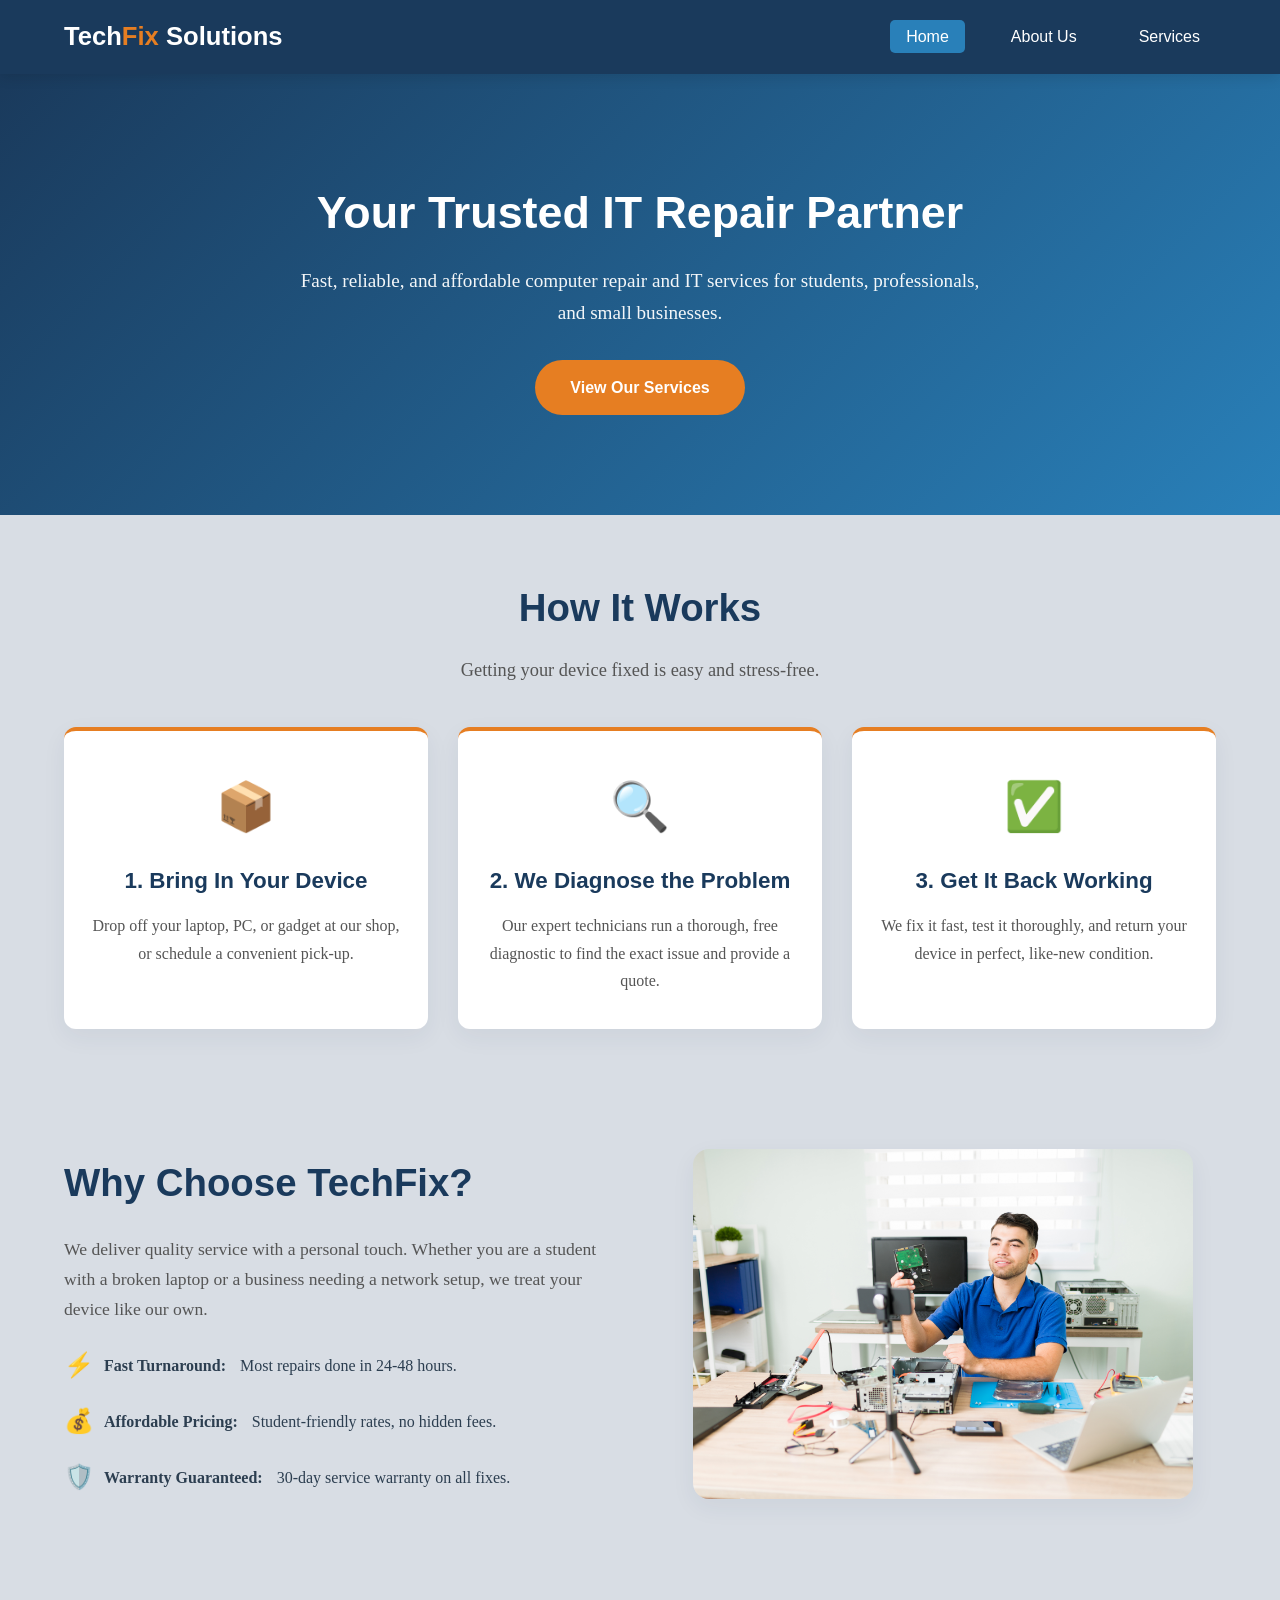
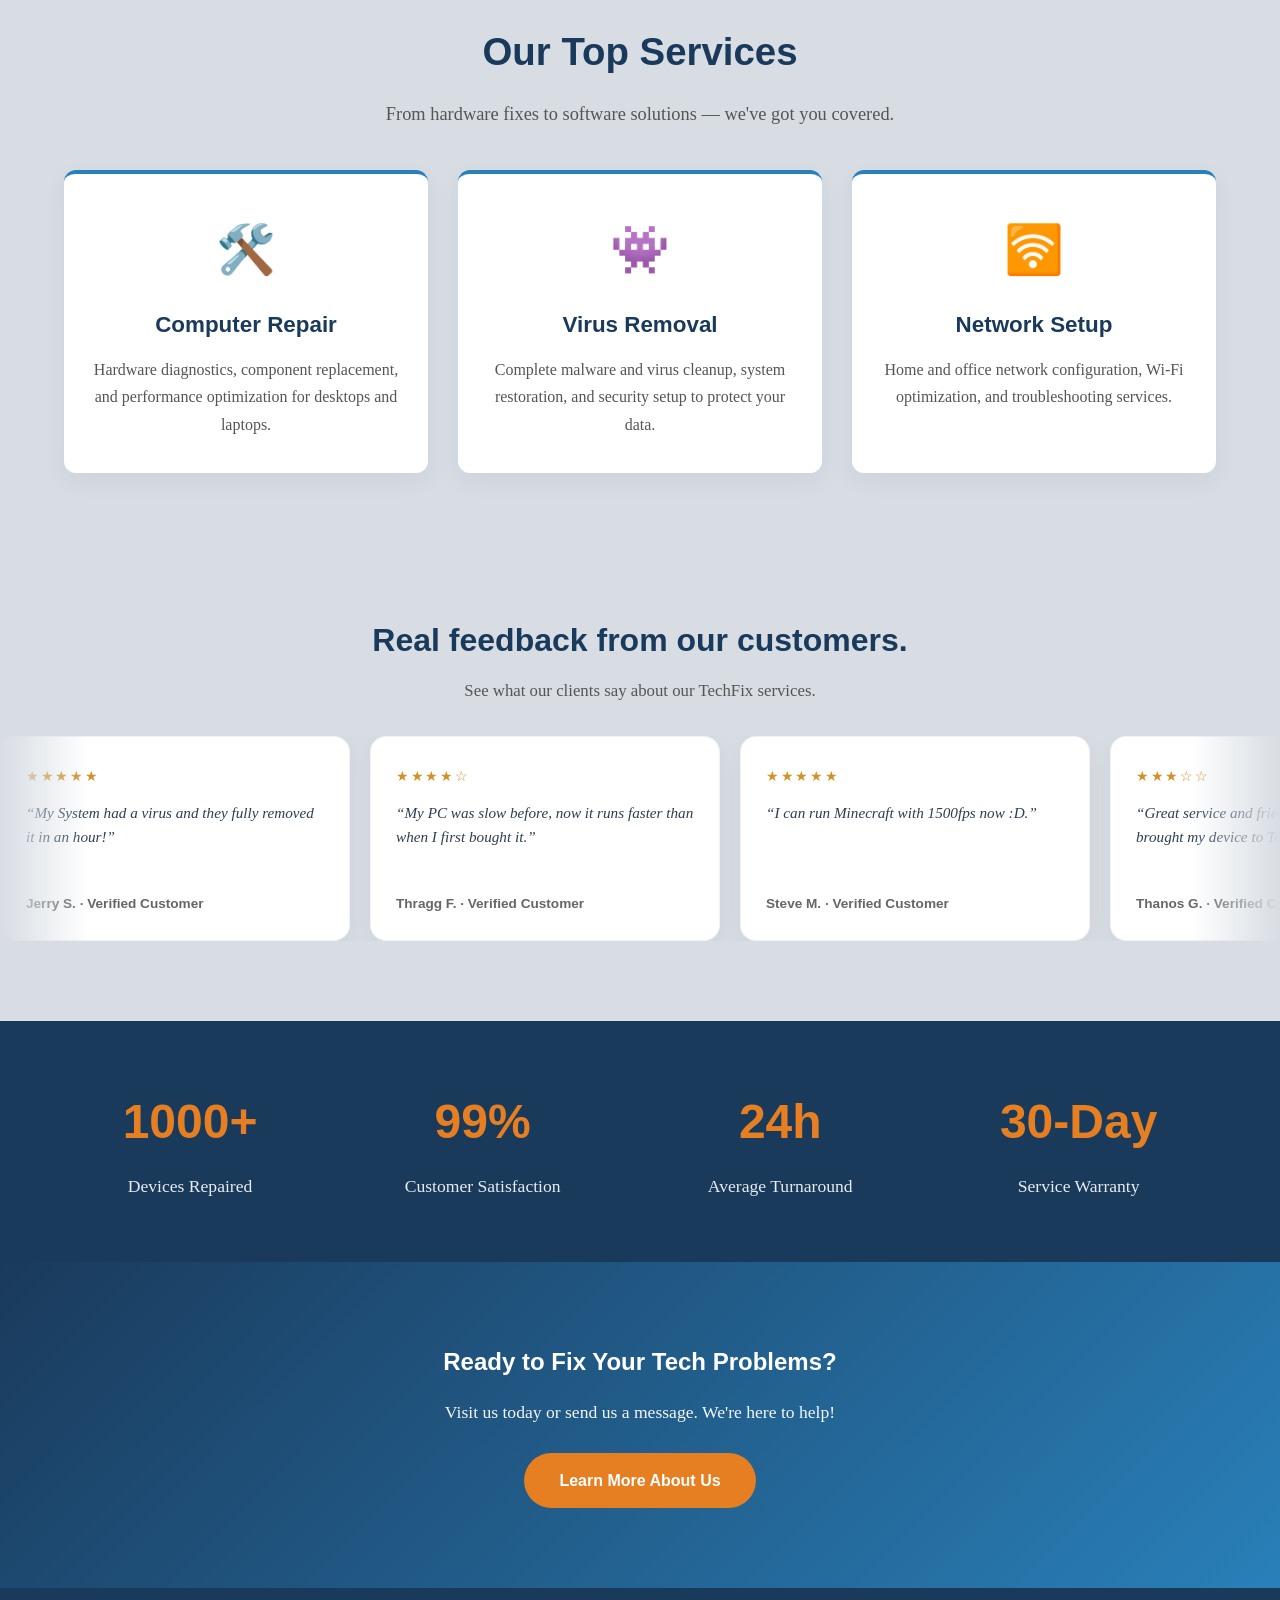
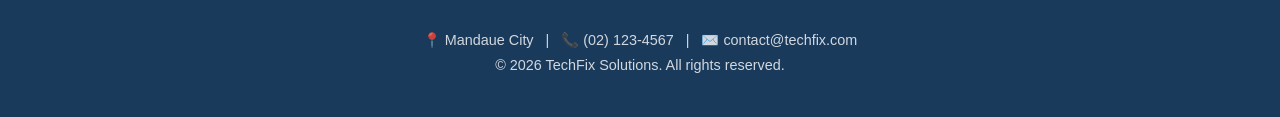
<file: index.html>
<!DOCTYPE html>
<html lang="en">
<head>
    <meta charset="UTF-8">
    <meta name="viewport" content="width=device-width, initial-scale=1.0">
    <title>TechFix Solutions - Home</title>
    <link rel="stylesheet" href="style.css?v=4">
</head>
<body>
    <header>
        <nav>
            <div class="logo"><a href="index.html">Tech<span>Fix</span> Solutions</a></div>
            <ul>
                <li><a href="index.html" class="active">Home</a></li>
                <li><a href="about.html">About Us</a></li>
                <li><a href="services.html">Services</a></li>
            </ul>
        </nav>
    </header>

    <section class="hero">
        <h1>Your Trusted IT Repair Partner</h1>
        <p>Fast, reliable, and affordable computer repair and IT services for students, professionals, and small businesses.</p>
        <a href="services.html" class="btn">View Our Services</a>
    </section>

    <section class="section">
        <h2>How It Works</h2>
        <p class="section-subtitle">Getting your device fixed is easy and stress-free.</p>
        <div class="cards-grid" style="grid-template-columns: repeat(auto-fit, minmax(250px, 1fr));">
            <div class="card" style="border-top: 4px solid var(--accent-color);">
                <div class="card-icon">📦</div>
                <h3>1. Bring In Your Device</h3>
                <p>Drop off your laptop, PC, or gadget at our shop, or schedule a convenient pick-up.</p>
            </div>
            <div class="card" style="border-top: 4px solid var(--accent-color);">
                <div class="card-icon">🔍</div>
                <h3>2. We Diagnose the Problem</h3>
                <p>Our expert technicians run a thorough, free diagnostic to find the exact issue and provide a quote.</p>
            </div>
            <div class="card" style="border-top: 4px solid var(--accent-color);">
                <div class="card-icon">✅</div>
                <h3>3. Get It Back Working</h3>
                <p>We fix it fast, test it thoroughly, and return your device in perfect, like-new condition.</p>
            </div>
        </div>
    </section>

    <section class="section" style="background-color: var(--section-alt-bg); max-width: 100%; padding: 60px 5%;">
        <div style="max-width: 1400px; margin: 0 auto;">
            <div class="split-section">
                <div class="split-content">
                    <h2>Why Choose TechFix?</h2>
                    <p style="font-size: 1.1rem; color: #555; margin-bottom: 20px;">We deliver quality service with a personal touch. Whether you are a student with a broken laptop or a business needing a network setup, we treat your device like our own.</p>
                    <ul style="list-style: none; padding: 0; display: flex; flex-direction: column; gap: 15px;">
                        <li style="display: flex; align-items: center; gap: 10px;"><span style="color: var(--accent-color); font-size: 1.5rem;">⚡</span> <strong>Fast Turnaround:</strong>&nbsp;Most repairs done in 24-48 hours.</li>
                        <li style="display: flex; align-items: center; gap: 10px;"><span style="color: var(--accent-color); font-size: 1.5rem;">💰</span> <strong>Affordable Pricing:</strong>&nbsp;Student-friendly rates, no hidden fees.</li>
                        <li style="display: flex; align-items: center; gap: 10px;"><span style="color: var(--accent-color); font-size: 1.5rem;">🛡️</span> <strong>Warranty Guaranteed:</strong>&nbsp;30-day service warranty on all fixes.</li>
                    </ul>
                </div>

                <div class="split-visual">
                    <img src="Repair.jpg" alt="TechFix Solutions workshop" class="about-img" style="max-width: 500px; height: 350px; object-fit: cover;">
                </div>
            </div>
        </div>
    </section>

    <section class="section" style="background-color: var(--light-bg); max-width: 100%; padding: 60px 5%;">
        <div style="max-width: 1400px; margin: 0 auto;">
            <h2>Our Top Services</h2>
            <p class="section-subtitle">From hardware fixes to software solutions — we've got you covered.</p>
            <div class="cards-grid">
                <div class="card">
                    <div class="card-icon">🛠️</div>
                    <h3>Computer Repair</h3>
                    <p>Hardware diagnostics, component replacement, and performance optimization for desktops and laptops.</p>
                </div>
                <div class="card">
                    <div class="card-icon">👾</div>
                    <h3>Virus Removal</h3>
                    <p>Complete malware and virus cleanup, system restoration, and security setup to protect your data.</p>
                </div>
                <div class="card">
                    <div class="card-icon">🛜</div>
                    <h3>Network Setup</h3>
                    <p>Home and office network configuration, Wi-Fi optimization, and troubleshooting services.</p>
                </div>
            </div>
        </div>
    </section>

    <section class="reviews" id="reviews">
        <div class="reviews-heading">
            <h2>Real feedback from our customers.</h2>
            <p>See what our clients say about our TechFix services.</p>
        </div>
        <div class="review-window">
            <div class="review-track">
                <div class="review-group">
                    <article class="review-card">
                        <div><span class="review-stars">★★★★★</span><p class="review-text">“My System had a virus and they fully removed it in an hour!”</p></div>
                        <p class="review-by">Jerry S. · Verified Customer</p>
                    </article>
                    <article class="review-card">
                        <div><span class="review-stars">★★★★☆</span><p class="review-text">“My PC was slow before, now it runs faster than when I first bought it.”</p></div>
                        <p class="review-by">Thragg F. · Verified Customer</p>
                    </article>
                    <article class="review-card">
                        <div><span class="review-stars">★★★★★</span><p class="review-text">“I can run Minecraft with 1500fps now :D.”</p></div>
                        <p class="review-by">Steve M. · Verified Customer</p>
                    </article>
                    <article class="review-card">
                        <div><span class="review-stars">★★★☆☆</span><p class="review-text">“Great service and friendly staff. I wish I had brought my device to TechFix sooner.”</p></div>
                        <p class="review-by">Thanos G. · Verified Customer</p>
                    </article>
                </div>
                <div class="review-group">
                    <article class="review-card">
                        <div><span class="review-stars">★★★★★</span><p class="review-text">“My laptop screen was completely cracked, and they fixed it in just four hours. It looks brand new!”</p></div>
                        <p class="review-by">Nina C. · Verified Customer</p>
                    </article>
                    <article class="review-card">
                        <div><span class="review-stars">★★★★☆</span><p class="review-text">“Simply Lovely.”</p></div>
                        <p class="review-by">Max V. · Verified Customer</p>
                    </article>
                    <article class="review-card">
                        <div><span class="review-stars">★★★★★</span><p class="review-text">“They gave a quick look at my network, now it doesn't lag. Good stuff.”</p></div>
                        <p class="review-by">Yusuf T. · Verified Customer</p>
                    </article>
                    <article class="review-card">
                        <div><span class="review-stars">★★★☆☆</span><p class="review-text">“Fast and reliable. My phone works perfectly again.”</p></div>
                        <p class="review-by">Kratos · Verified Customer</p>
                    </article>
                </div>
            </div>
        </div>
    </section>

    <section class="section" style="background-color: var(--primary-color); color: white; max-width: 100%; padding: 60px 5%;">
        <div style="max-width: 1400px; margin: 0 auto; display: flex; justify-content: space-around; flex-wrap: wrap; gap: 30px; text-align: center;">
            <div>
                <h3 style="font-size: 3rem; color: var(--accent-color); margin-bottom: 10px; font-weight: 800;">1000+</h3>
                <p style="font-size: 1.1rem; opacity: 0.9;">Devices Repaired</p>
            </div>
            <div>
                <h3 style="font-size: 3rem; color: var(--accent-color); margin-bottom: 10px; font-weight: 800;">99%</h3>
                <p style="font-size: 1.1rem; opacity: 0.9;">Customer Satisfaction</p>
            </div>
            <div>
                <h3 style="font-size: 3rem; color: var(--accent-color); margin-bottom: 10px; font-weight: 800;">24h</h3>
                <p style="font-size: 1.1rem; opacity: 0.9;">Average Turnaround</p>
            </div>
            <div>
                <h3 style="font-size: 3rem; color: var(--accent-color); margin-bottom: 10px; font-weight: 800;">30-Day</h3>
                <p style="font-size: 1.1rem; opacity: 0.9;">Service Warranty</p>
            </div>
        </div>
    </section> 

    <section class="cta-section">
        <h2>Ready to Fix Your Tech Problems?</h2>
        <p>Visit us today or send us a message. We're here to help!</p>
        <a href="about.html" class="btn">Learn More About Us</a>
    </section>

    <footer>
        <p>📍 Mandaue City &nbsp; | &nbsp; 📞 (02) 123-4567 &nbsp; | &nbsp; ✉️ contact@techfix.com</p>
        <p>&copy; 2026 TechFix Solutions. All rights reserved.</p>
    </footer>

    <button id="backToTop" title="Go to top">↑</button>
    <script>
        window.onscroll = function() {
            const btn = document.getElementById("backToTop");
            if (document.body.scrollTop > 300 || document.documentElement.scrollTop > 300) {
                btn.style.display = "block";
            } else { btn.style.display = "none"; }
        };
        document.getElementById("backToTop").addEventListener("click", function() {
            window.scrollTo({ top: 0, behavior: 'smooth' });
        });
    </script>
</body>
</html>
</file>
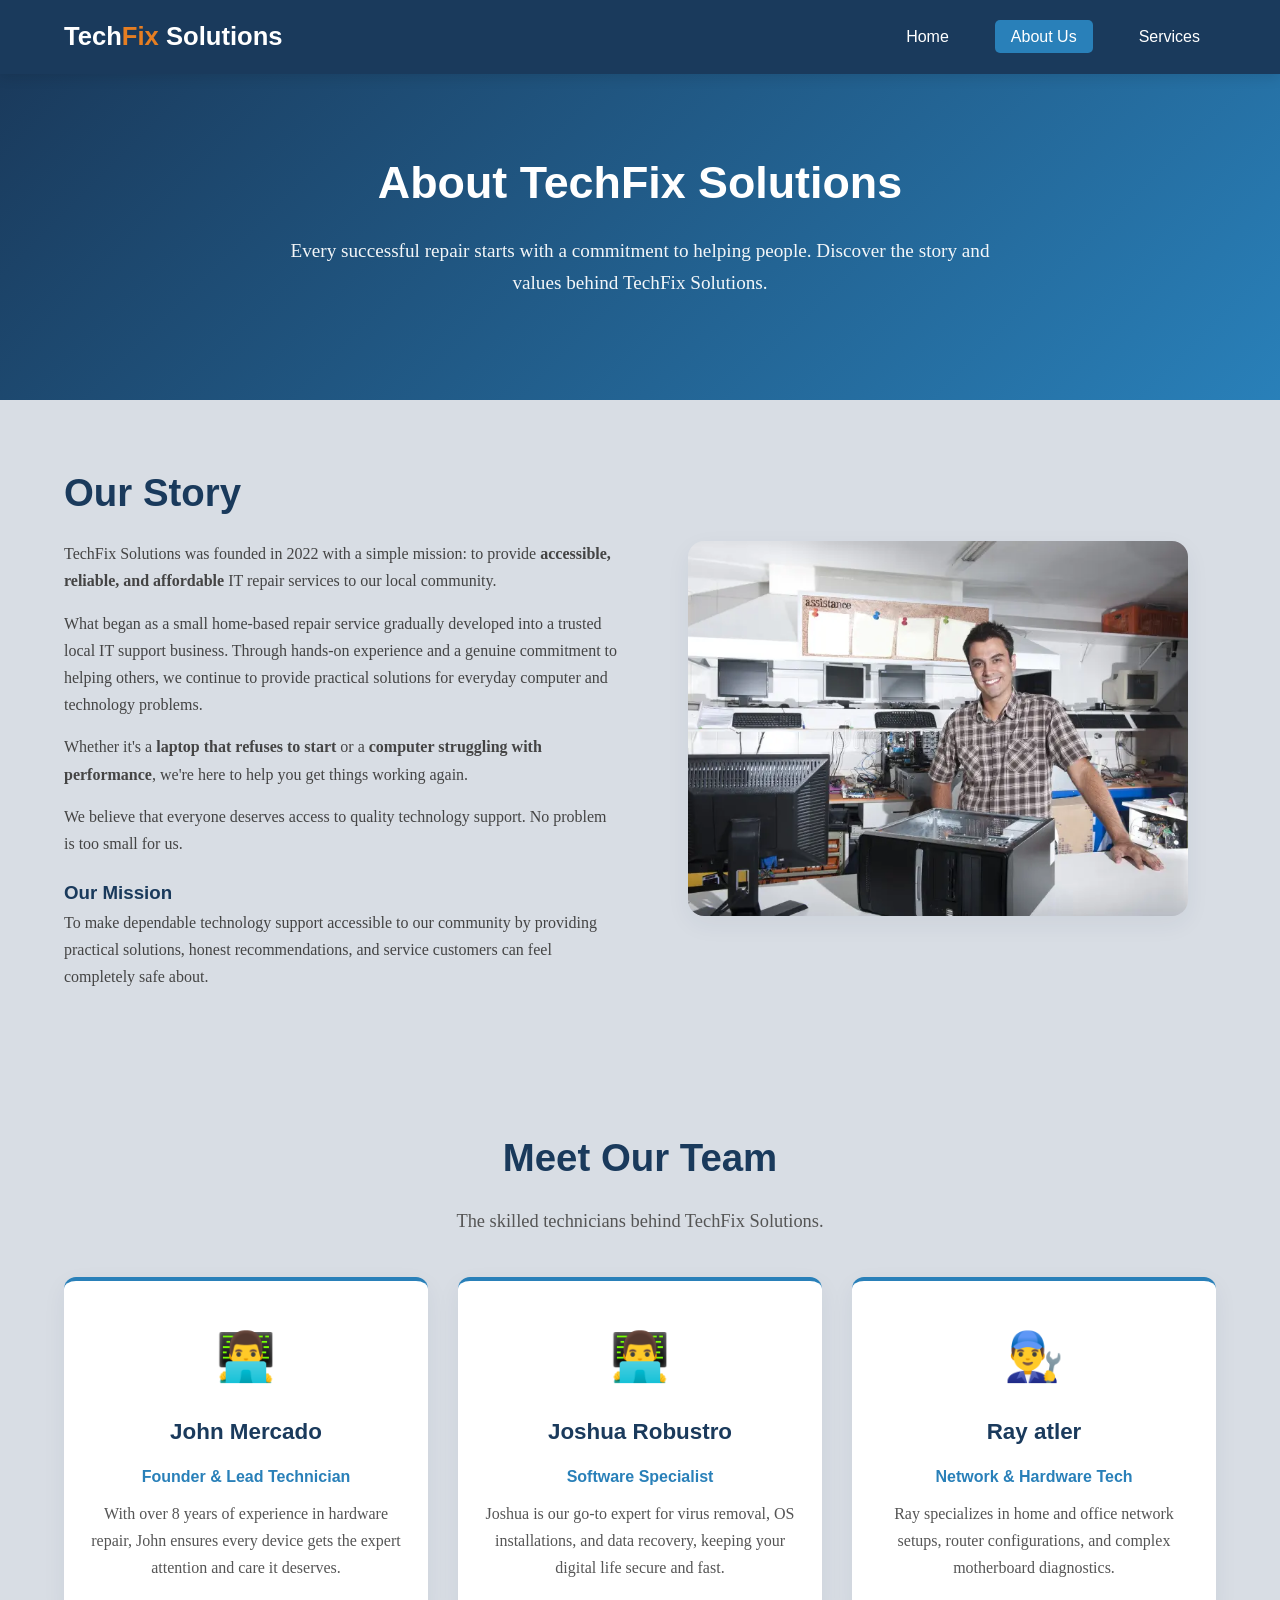
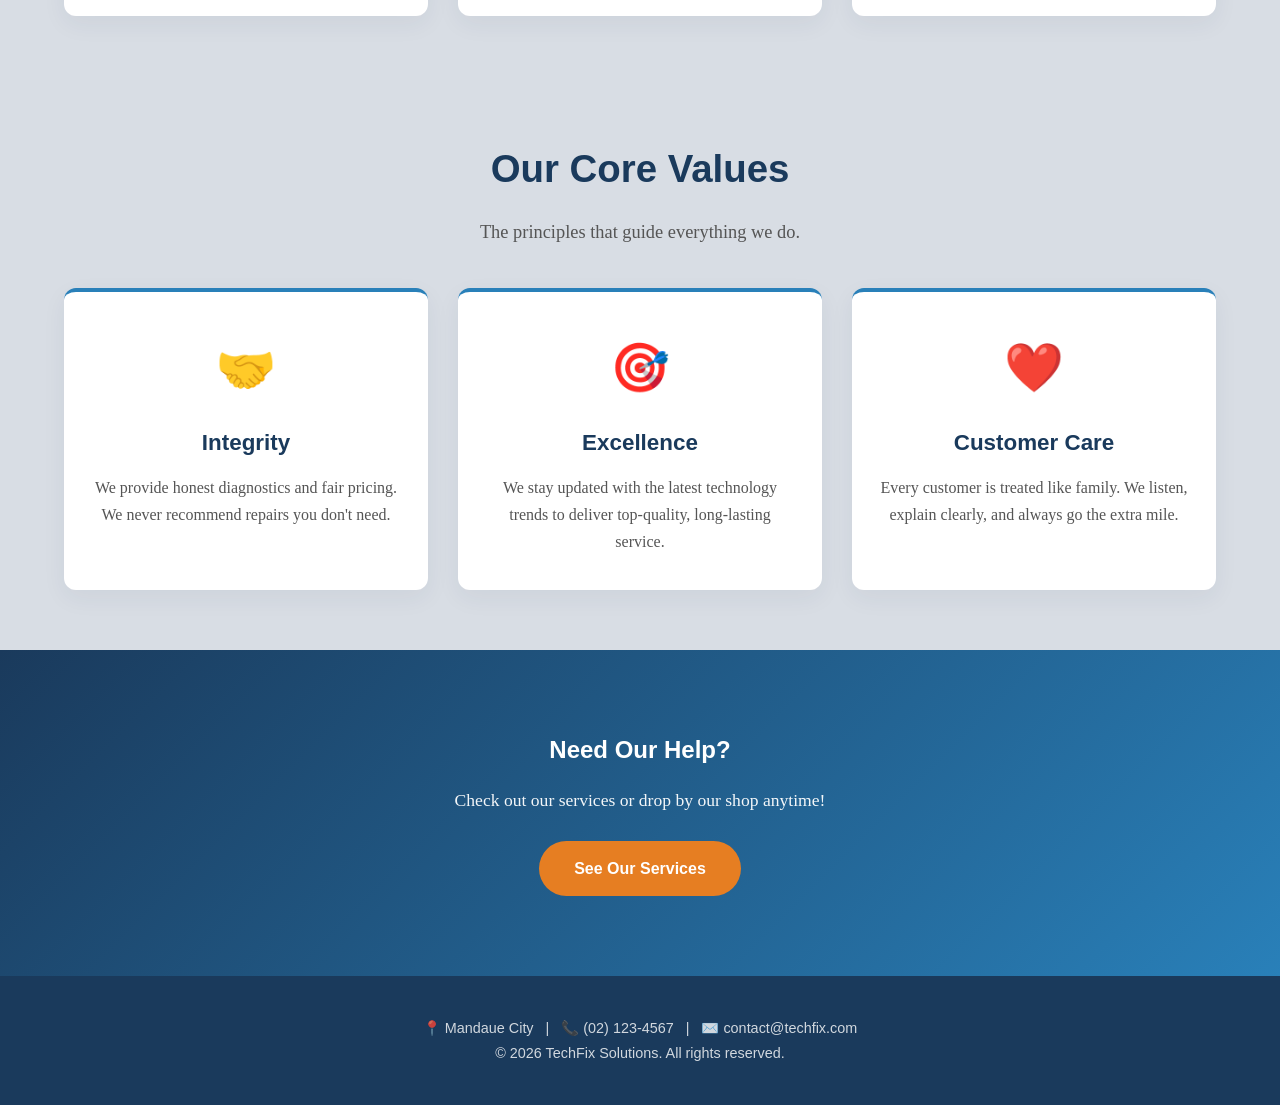
<file: about.html>
<!DOCTYPE html>
<html lang="en">
<head>
    <meta charset="UTF-8">
    <meta name="viewport" content="width=device-width, initial-scale=1.0">
    <title>TechFix Solutions - About Us</title>
    <link rel="stylesheet" href="style.css?v=4">
</head>
<body>

    <header>
        <nav>
            <div class="logo">
                <a href="index.html">Tech<span>Fix</span> Solutions</a>
            </div>
            <ul>
                <li><a href="index.html">Home</a></li>
                <li><a href="about.html" class="active">About Us</a></li>
                <li><a href="services.html">Services</a></li>
            </ul>
        </nav>
    </header>

    <section class="hero" style="padding: 70px 30px;">
        <h1>About TechFix Solutions</h1>
        <p>Every successful repair starts with a commitment to helping people. Discover the story and values behind TechFix Solutions.</p>
    </section>

    <section class="section">
        <div class="about-content">
            <div class="about-text">
                <h2>Our Story</h2>
                <p>TechFix Solutions was founded in 2022 with a simple mission: to provide <strong>accessible, reliable, and affordable</strong> IT repair services to our local community.</p>
                <p>What began as a small home-based repair service gradually developed into a trusted local IT support business. Through hands-on experience and a genuine commitment to helping others, we continue to provide practical solutions for everyday computer and technology problems.</p>
                <p>Whether it's a <strong>laptop that refuses to start</strong> or a <strong>computer struggling with performance</strong>, we're here to help you get things working again.</p>
                <p>We believe that everyone deserves access to quality technology support. No problem is too small for us.</p>
                <h3 style="margin-top: 20px;">Our Mission</h3>
                <p>To make dependable technology support accessible to our community by providing practical solutions, honest recommendations, and service customers can feel completely safe about.</p>
            </div>
            <div class="about-image">
                <img src="Smile.webp" alt="TechFix Solutions workshop" class="about-img">
            </div>
        </div>
    </section>

    <section class="section" style="background-color: var(--light-bg); max-width: 100%; padding: 60px 5%;">
        <div style="max-width: 1400px; margin: 0 auto;">
            <h2>Meet Our Team</h2>
            <p class="section-subtitle">The skilled technicians behind TechFix Solutions.</p>
            <div class="cards-grid" style="grid-template-columns: repeat(auto-fit, minmax(280px, 1fr));">
                <div class="card">
                    <div class="card-icon">👨‍💻</div>
                    <h3>John Mercado</h3>
                    <p style="color: var(--secondary-color); font-weight: bold; margin-bottom: 10px; font-family: var(--font-heading);">Founder & Lead Technician</p>
                    <p>With over 8 years of experience in hardware repair, John ensures every device gets the expert attention and care it deserves.</p>
                </div>
                <div class="card">
                    <div class="card-icon">👨‍💻</div>
                    <h3>Joshua Robustro</h3>
                    <p style="color: var(--secondary-color); font-weight: bold; margin-bottom: 10px; font-family: var(--font-heading);">Software Specialist</p>
                    <p>Joshua is our go-to expert for virus removal, OS installations, and data recovery, keeping your digital life secure and fast.</p>
                </div>
                <div class="card">
                    <div class="card-icon">👨‍🔧</div>
                    <h3>Ray atler</h3>
                    <p style="color: var(--secondary-color); font-weight: bold; margin-bottom: 10px; font-family: var(--font-heading);">Network & Hardware Tech</p>
                    <p>Ray specializes in home and office network setups, router configurations, and complex motherboard diagnostics.</p>
                </div>
            </div>
        </div>
    </section>

    <section class="section" style="background-color: var(--section-alt-bg); max-width: 100%; padding: 60px 5%;">
        <div style="max-width: 1400px; margin: 0 auto;">
            <h2>Our Core Values</h2>
            <p class="section-subtitle">The principles that guide everything we do.</p>
            <div class="cards-grid">
                <div class="card">
                    <div class="card-icon">🤝</div>
                    <h3>Integrity</h3>
                    <p>We provide honest diagnostics and fair pricing. We never recommend repairs you don't need.</p>
                </div>
                <div class="card">
                    <div class="card-icon">🎯</div>
                    <h3>Excellence</h3>
                    <p>We stay updated with the latest technology trends to deliver top-quality, long-lasting service.</p>
                </div>
                <div class="card">
                    <div class="card-icon">❤️</div>
                    <h3>Customer Care</h3>
                    <p>Every customer is treated like family. We listen, explain clearly, and always go the extra mile.</p>
                </div>
            </div>
        </div>
    </section>

    <section class="cta-section">
        <h2>Need Our Help?</h2>
        <p>Check out our services or drop by our shop anytime!</p>
        <a href="services.html" class="btn">See Our Services</a>
    </section>

    <footer>
        <p>📍 Mandaue City &nbsp; | &nbsp; 📞 (02) 123-4567 &nbsp; | &nbsp; ✉️ contact@techfix.com</p>
        <p>&copy; 2026 TechFix Solutions. All rights reserved.</p>
    </footer>

    <button id="backToTop" title="Go to top">↑</button>
    <script>
        window.onscroll = function() {
            const btn = document.getElementById("backToTop");
            if (document.body.scrollTop > 300 || document.documentElement.scrollTop > 300) {
                btn.style.display = "block";
            } else {
                btn.style.display = "none";
            }
        };
        document.getElementById("backToTop").addEventListener("click", function() {
            window.scrollTo({ top: 0, behavior: 'smooth' });
        });
    </script>
</body>
</html>
</file>
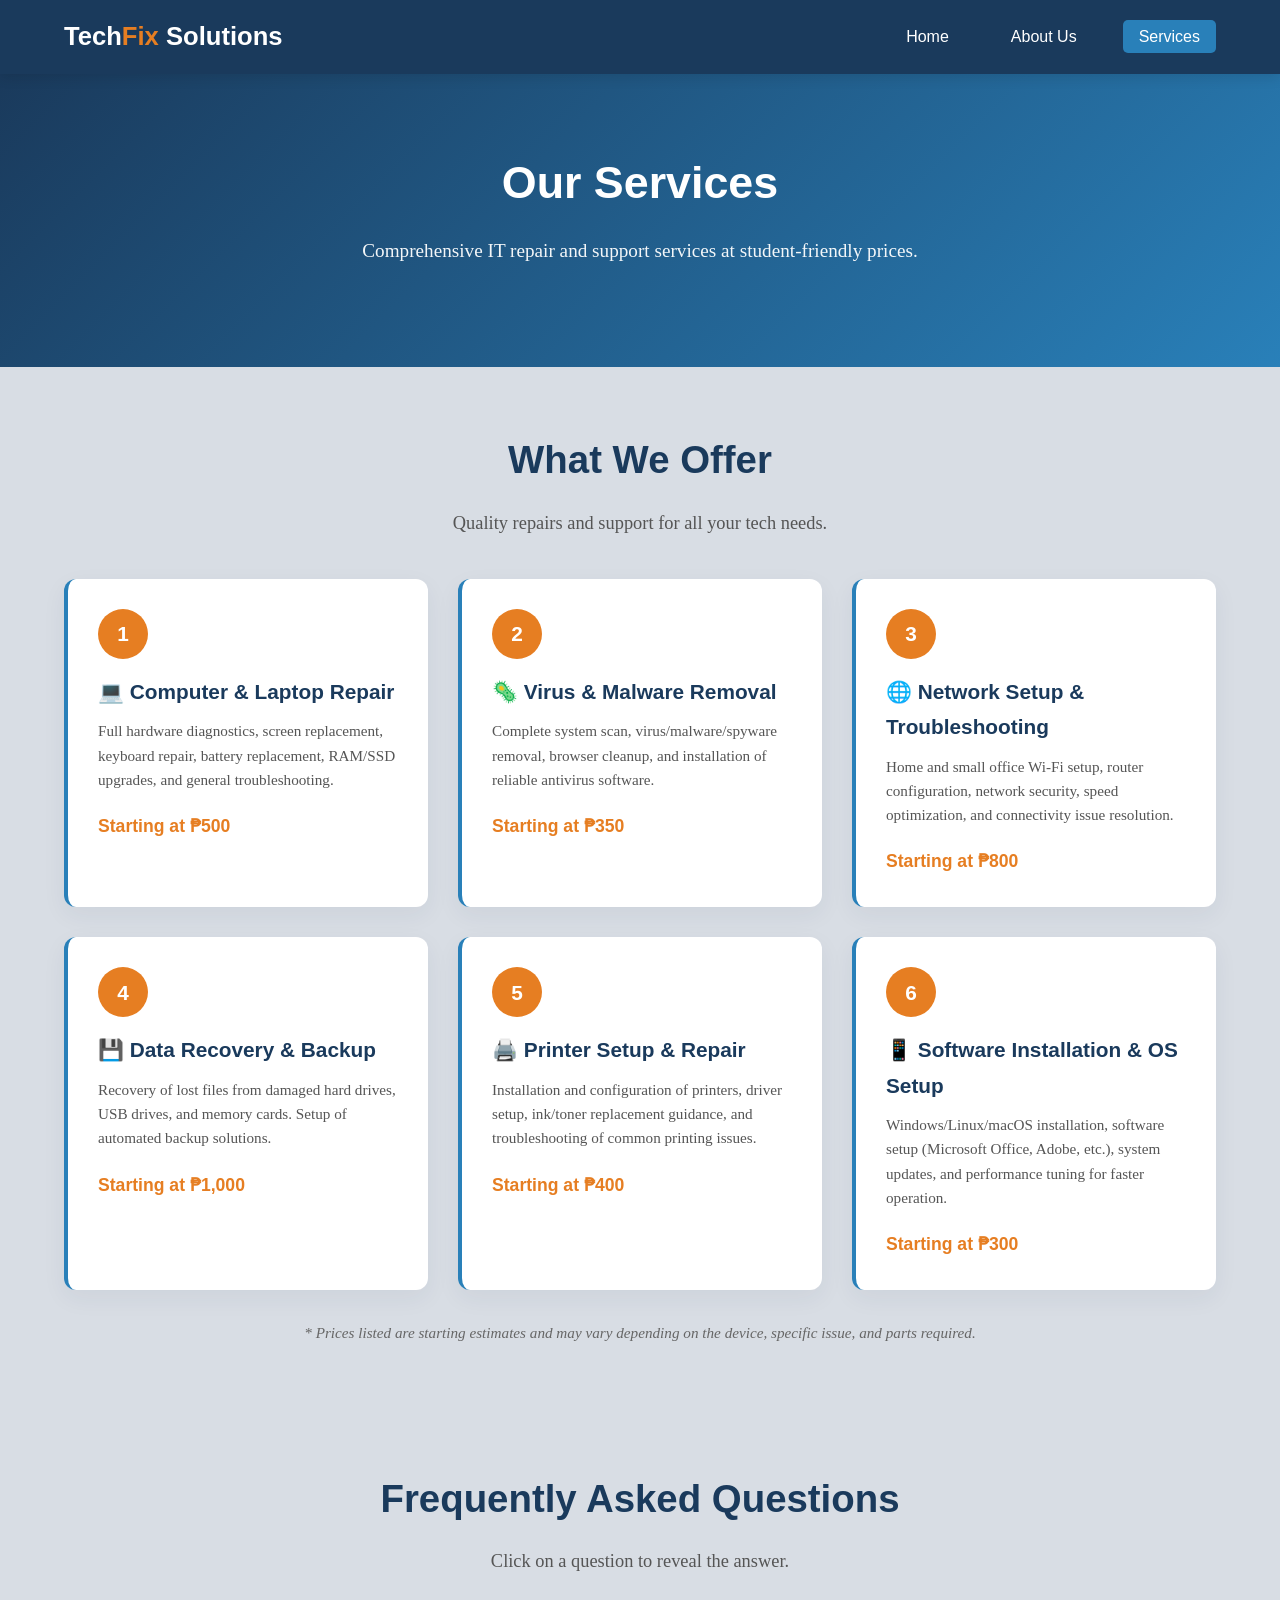
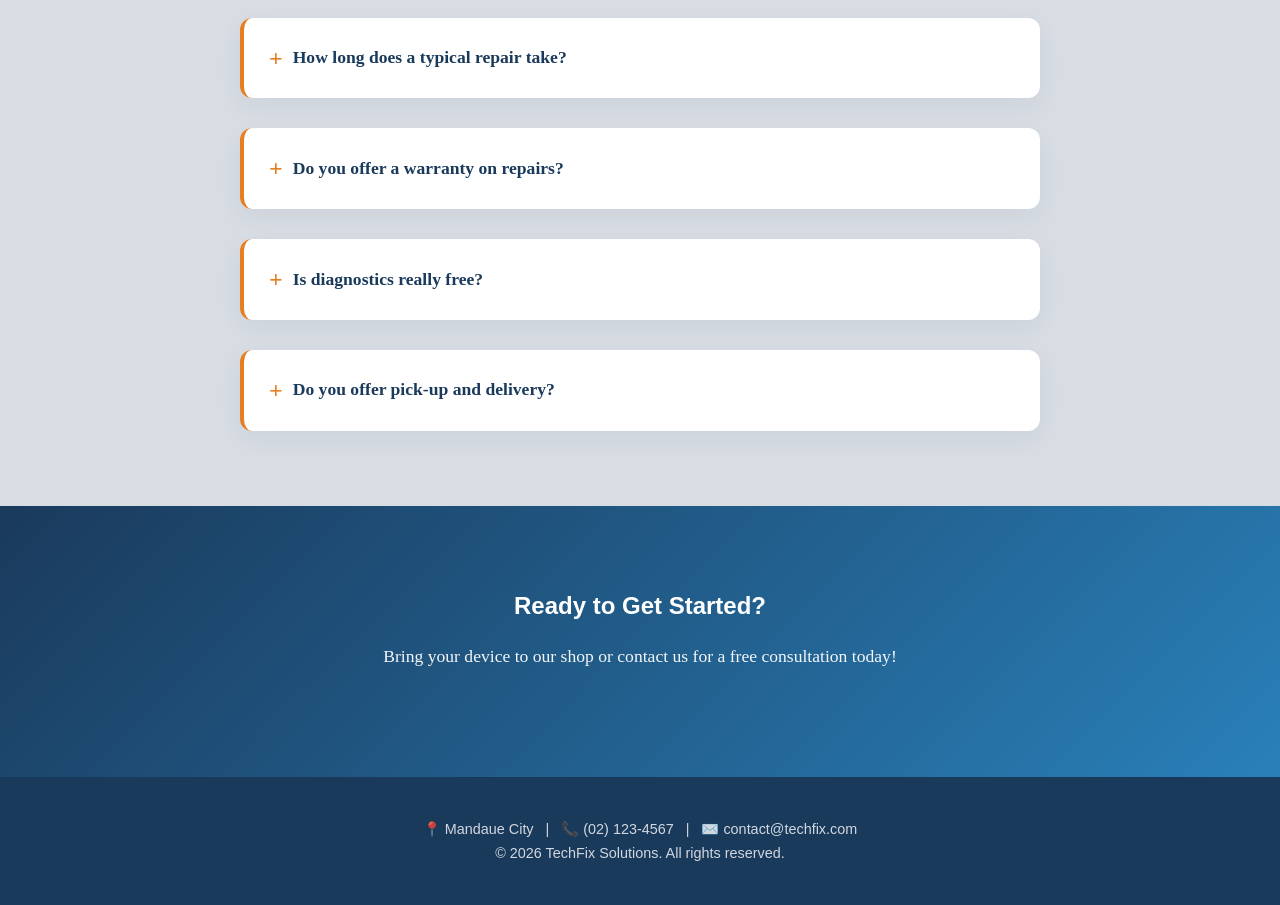
<file: services.html>
<!DOCTYPE html>
<html lang="en">
<head>
    <meta charset="UTF-8">
    <meta name="viewport" content="width=device-width, initial-scale=1.0">
    <title>TechFix Solutions - Services</title>
    <link rel="stylesheet" href="style.css?v=4">
</head>
<body>
    <header>
        <nav>
            <div class="logo"><a href="index.html">Tech<span>Fix</span> Solutions</a></div>
            <ul>
                <li><a href="index.html">Home</a></li>
                <li><a href="about.html">About Us</a></li>
                <li><a href="services.html" class="active">Services</a></li>
            </ul>
        </nav>
    </header>

    <section class="hero" style="padding: 70px 30px;">
        <h1>Our Services</h1>
        <p>Comprehensive IT repair and support services at student-friendly prices.</p>
    </section>

    <section class="section">
        <h2>What We Offer</h2>
        <p class="section-subtitle">Quality repairs and support for all your tech needs.</p>
        
        <div class="service-list">
            <div class="service-item">
                <div class="service-number">1</div>
                <div class="service-details">
                    <h3>💻 Computer & Laptop Repair</h3>
                    <p>Full hardware diagnostics, screen replacement, keyboard repair, battery replacement, RAM/SSD upgrades, and general troubleshooting.</p>
                    <span class="service-price">Starting at ₱500</span>
                </div>
            </div>
            
            <div class="service-item">
                <div class="service-number">2</div>
                <div class="service-details">
                    <h3>🦠 Virus & Malware Removal</h3>
                    <p>Complete system scan, virus/malware/spyware removal, browser cleanup, and installation of reliable antivirus software.</p>
                    <span class="service-price">Starting at ₱350</span>
                </div>
            </div>
            
            <div class="service-item">
                <div class="service-number">3</div>
                <div class="service-details">
                    <h3>🌐 Network Setup & Troubleshooting</h3>
                    <p>Home and small office Wi-Fi setup, router configuration, network security, speed optimization, and connectivity issue resolution.</p>
                    <span class="service-price">Starting at ₱800</span>
                </div>
            </div>
            
            <div class="service-item">
                <div class="service-number">4</div>
                <div class="service-details">
                    <h3>💾 Data Recovery & Backup</h3>
                    <p>Recovery of lost files from damaged hard drives, USB drives, and memory cards. Setup of automated backup solutions.</p>
                    <span class="service-price">Starting at ₱1,000</span>
                </div>
            </div>

            <div class="service-item">
                <div class="service-number">5</div>
                <div class="service-details">
                    <h3>🖨️ Printer Setup & Repair</h3>
                    <p>Installation and configuration of printers, driver setup, ink/toner replacement guidance, and troubleshooting of common printing issues.</p>
                    <span class="service-price">Starting at ₱400</span>
                </div>
            </div>

            <div class="service-item">
                <div class="service-number">6</div>
                <div class="service-details">
                    <h3>📱 Software Installation & OS Setup</h3>
                    <p>Windows/Linux/macOS installation, software setup (Microsoft Office, Adobe, etc.), system updates, and performance tuning for faster operation.</p>
                    <span class="service-price">Starting at ₱300</span>
                </div>
            </div>
        </div>

        <p style="text-align: center; color: #666; font-size: 0.95rem; margin-top: 30px; font-style: italic; max-width: 800px; margin-left: auto; margin-right: auto;">
            * Prices listed are starting estimates and may vary depending on the device, specific issue, and parts required.
        </p>
    </section>

    <section class="section" style="background-color: var(--section-alt-bg); max-width: 100%; padding: 60px 5%;">
        <div style="max-width: 800px; margin: 0 auto;">
            <h2>Frequently Asked Questions</h2>
            <p class="section-subtitle">Click on a question to reveal the answer.</p>
            <div style="display: flex; flex-direction: column; gap: 15px;">
                <details>
                    <summary>How long does a typical repair take?</summary>
                    <p>Most repairs are completed within 24–48 hours. Simple fixes like software installation can be done same-day. Complex hardware repairs may take 3–5 days depending on parts availability.</p>
                </details>
                <details>
                    <summary>Do you offer a warranty on repairs?</summary>
                    <p>Yes! All our repairs come with a 30-day service warranty. If the same issue recurs within 30 days, we'll fix it for free. Parts replacement carries the manufacturer's warranty.</p>
                </details>
                <details>
                    <summary>Is diagnostics really free?</summary>
                    <p>Absolutely. We provide free initial diagnostics so you know exactly what's wrong and how much it will cost before you decide to proceed. No hidden fees, ever.</p>
                </details>
                <details>
                    <summary>Do you offer pick-up and delivery?</summary>
                    <p>Yes, we offer free pick-up and delivery within a 5-kilometer radius of our shop. For locations farther away, a small delivery fee applies.</p>
                </details>
            </div>
        </div>
    </section>
 
    <section class="cta-section">
        <h2>Ready to Get Started?</h2>
        <p>Bring your device to our shop or contact us for a free consultation today!</p>
    </section>

    <footer>
        <p>📍 Mandaue City &nbsp; | &nbsp; 📞 (02) 123-4567 &nbsp; | &nbsp; ✉️ contact@techfix.com</p>
        <p>&copy; 2026 TechFix Solutions. All rights reserved.</p>
    </footer>

    <button id="backToTop" title="Go to top">↑</button>
    <script>
        window.onscroll = function() {
            const btn = document.getElementById("backToTop");
            if (document.body.scrollTop > 300 || document.documentElement.scrollTop > 300) {
                btn.style.display = "block";
            } else { btn.style.display = "none"; }
        };
        document.getElementById("backToTop").addEventListener("click", function() {
            window.scrollTo({ top: 0, behavior: 'smooth' });
        });
    </script>
</body>
</html>
</file>
<file: style.css>
:root {
    --primary-color: #1a3a5c;
    --secondary-color: #2980b9;
    --accent-color: #e67e22;
    --light-bg: #d8dde4; 
    --section-alt-bg: #d8dde4;
    --text-dark: #2c3e50;
    --text-light: #ffffff;
    --font-heading: 'Segoe UI', Tahoma, Geneva, Verdana, sans-serif;
    --font-body: 'Georgia', serif;
    --shadow: 0 8px 24px rgba(26, 58, 92, 0.06); 
    --shadow-hover: 0 12px 32px rgba(26, 58, 92, 0.12);
    --transition: all 0.3s ease;
}

* { margin: 0; padding: 0; box-sizing: border-box; }

body { 
    font-family: var(--font-body); 
    color: var(--text-dark); 
    background-color: var(--light-bg);
    line-height: 1.7; 
}

h1, h2, h3, h4 { font-family: var(--font-heading); color: var(--primary-color); }
a { text-decoration: none; color: inherit; }
img { max-width: 100%; height: auto; }

header { background-color: var(--primary-color); padding: 0; position: sticky; top: 0; z-index: 1000; box-shadow: 0 4px 12px rgba(0,0,0,0.1); }
nav { max-width: 1400px; margin: 0 auto; display: flex; justify-content: space-between; align-items: center; padding: 15px 5%; }
.logo { font-family: var(--font-heading); font-size: 1.6rem; font-weight: bold; color: var(--text-light); }
.logo span { color: var(--accent-color); }
.logo a { text-decoration: none; color: var(--text-light); transition: var(--transition); }
.logo a:hover { opacity: 0.8; }
nav ul { list-style: none; display: flex; gap: 30px; }
nav ul li a { color: var(--text-light); font-family: var(--font-heading); font-size: 1rem; padding: 8px 16px; border-radius: 5px; transition: var(--transition); }
nav ul li a:hover, nav ul li a.active { background-color: var(--secondary-color); color: var(--text-light); }

.hero { background: linear-gradient(135deg, var(--primary-color), var(--secondary-color)); color: var(--text-light); text-align: center; padding: 100px 30px; }
.hero h1 { font-size: 2.8rem; color: var(--text-light); margin-bottom: 15px; }
.hero p { font-size: 1.2rem; max-width: 700px; margin: 0 auto 30px; opacity: 0.95; }
.btn { display: inline-block; background-color: var(--accent-color); color: var(--text-light); padding: 14px 35px; border-radius: 30px; font-family: var(--font-heading); font-size: 1rem; font-weight: bold; transition: var(--transition); border: none; cursor: pointer; }
.btn:hover { background-color: #d35400; transform: translateY(-2px); box-shadow: 0 6px 12px rgba(0, 0, 0, 0.2); }

.section { max-width: 1400px; margin: 0 auto; padding: 60px 5%; }
.section h2 { text-align: center; font-size: 2.4rem; margin-bottom: 15px; font-weight: 700; }
.section-subtitle { text-align: center; color: #555; margin-bottom: 40px; font-size: 1.15rem; }

.cards-grid { display: grid; grid-template-columns: repeat(auto-fit, minmax(300px, 1fr)); gap: 30px; margin-top: 30px; }

.card, .service-item, .review-card, details { 
    background: #ffffff; 
    border-radius: 12px; 
    box-shadow: var(--shadow); 
    transition: var(--transition); 
}

.card { padding: 35px 25px; text-align: center; border-top: 4px solid var(--secondary-color); }
.card:hover { transform: translateY(-8px); box-shadow: var(--shadow-hover); }
.card-icon { font-size: 3rem; margin-bottom: 15px; }
.card h3 { margin-bottom: 12px; font-size: 1.4rem; font-weight: 700; }
.card p { color: #555; font-size: 1rem; }


.split-section { display: flex; align-items: center; gap: 60px; flex-wrap: wrap; }
.split-content { flex: 1; min-width: 300px; }
.split-content h2 { text-align: left; margin-bottom: 20px; }
.split-visual { flex: 1; min-width: 300px; display: flex; justify-content: center; }
.split-box {
    width: 100%; max-width: 500px; height: 350px;
    background: linear-gradient(135deg, var(--secondary-color), var(--primary-color));
    border-radius: 20px; display: flex; align-items: center; justify-content: center;
    color: var(--text-light); font-size: 4rem; box-shadow: 0 15px 30px rgba(26, 58, 92, 0.2);
}

.about-content { display: flex; gap: 40px; align-items: center; flex-wrap: wrap; }
.about-text { flex: 1; min-width: 300px; }
.about-text h2 { text-align: left; margin-bottom: 15px; }
.about-text p { margin-bottom: 15px; color: #444; }
.about-image { flex: 1; min-width: 300px; text-align: center; }
.about-image .placeholder-img { 
    width: 100%; max-width: 400px; height: 300px; 
    background: linear-gradient(135deg, var(--secondary-color), var(--primary-color)); 
    border-radius: 12px; display: flex; align-items: center; justify-content: center; 
    color: white; font-size: 1.2rem; font-family: var(--font-heading); box-shadow: var(--shadow);
}

.service-list { 
    display: grid; 
    grid-template-columns: repeat(auto-fit, minmax(320px, 1fr)); 
    gap: 30px; 
}

.service-item { 
    display: flex; 
    flex-direction: column; 
    gap: 15px;
    padding: 30px; 
    align-items: flex-start; 
    border-left: 4px solid var(--secondary-color); 
    height: 100%; 
}

.service-item:hover { 
    box-shadow: var(--shadow-hover); 
    transform: translateY(-5px); 
}

.service-number { 
    background: var(--accent-color); 
    color: white; 
    width: 50px; 
    height: 50px; 
    border-radius: 50%; 
    display: flex; 
    align-items: center; 
    justify-content: center; 
    font-family: var(--font-heading); 
    font-size: 1.3rem; 
    font-weight: bold; 
    flex-shrink: 0; 
}

.service-details {
    display: flex;
    flex-direction: column;
    gap: 10px;
}

.service-details h3 { margin-bottom: 0; font-size: 1.3rem; }
.service-details p { color: #555; font-size: 0.95rem; margin-bottom: 0; line-height: 1.6; }
.service-price { 
    color: var(--accent-color); 
    font-weight: bold; 
    font-family: var(--font-heading); 
    font-size: 1.1rem; 
    margin-top: auto; 
    padding-top: 10px;
}

details { padding: 20px 25px; cursor: pointer; border-left: 4px solid var(--accent-color); margin-bottom: 15px; }
details[open] { box-shadow: var(--shadow-hover); }
details summary { font-weight: bold; color: var(--primary-color); font-size: 1.1rem; outline: none; list-style: none; display: flex; align-items: center; gap: 10px; }
details summary::-webkit-details-marker { display: none; }
details summary::before { content: '+'; font-size: 1.5rem; color: var(--accent-color); font-weight: bold; }
details[open] summary::before { content: '-'; }
details p { margin-top: 15px; color: #555; line-height: 1.6; }

.cta-section { background: linear-gradient(135deg, var(--primary-color), var(--secondary-color)); color: var(--text-light); text-align: center; padding: 80px 30px; }
.cta-section h2 { color: var(--text-light); margin-bottom: 15px; }
.cta-section p { margin-bottom: 25px; opacity: 0.95; font-size: 1.1rem; }

footer { background-color: var(--primary-color); color: var(--text-light); text-align: center; padding: 40px 30px; font-family: var(--font-heading); font-size: 0.9rem; }
footer p { opacity: 0.8; }

.reviews { overflow: hidden; padding: 80px 0; background: var(--section-alt-bg); }
.reviews-heading { max-width: 1240px; margin: 0 auto 30px; padding: 0 32px; text-align: center; }
.reviews-heading h2 { margin: 0; font-size: 2rem; color: var(--primary-color); }
.reviews-heading p { color: #555; margin-top: 10px; font-size: 1.05rem; }
.review-window {
  overflow: hidden;
  -webkit-mask-image: linear-gradient(90deg, transparent, #000 7%, #000 93%, transparent);
  mask-image: linear-gradient(90deg, transparent, #000 7%, #000 93%, transparent);
}
.review-track { display: flex; width: max-content; animation: review-loop 42s linear infinite; }
.review-track:hover { animation-play-state: paused; }
.review-group { display: flex; gap: 20px; padding-right: 20px; }
.review-card {
  display: flex; flex-direction: column; justify-content: space-between;
  width: clamp(280px, 30vw, 350px); min-height: 195px; padding: 25px;
  border: 1px solid rgba(0,0,0,0.05); border-radius: 16px;
}
.review-stars { color: #d39227; font-size: 14px; letter-spacing: 0.12em; }
.review-text { margin: 12px 0 0; font-size: 0.95rem; line-height: 1.6; color: var(--text-dark); font-style: italic; }
.review-by { margin: 18px 0 0; color: #666; font-size: 0.85rem; font-family: var(--font-heading); font-weight: 600; }

@keyframes review-loop { from { transform: translateX(-50%); } to { transform: translateX(0); } }
@media (prefers-reduced-motion: reduce) { .review-track { animation: none; } } 
.help-section {
    background: linear-gradient(135deg, #1a3a5c, #2980b9);
    color: var(--text-light);
    padding: 70px 30px 40px;
    text-align: center;
    border-radius: 20px;
    margin: 0 5% 60px;
    max-width: 1400px;
    margin-left: auto;
    margin-right: auto;
}

.help-container {
    max-width: 900px;
    margin: 0 auto;
}

.help-badge {
    display: inline-block;
    background: rgba(255, 255, 255, 0.15);
    color: var(--text-light);
    padding: 6px 18px;
    border-radius: 20px;
    font-size: 0.75rem;
    font-family: var(--font-heading);
    font-weight: 700;
    letter-spacing: 1.5px;
    margin-bottom: 20px;
    border: 1px solid rgba(255, 255, 255, 0.3);
}

.help-section h2 {
    color: var(--text-light);
    font-size: 2.2rem;
    margin-bottom: 15px;
    text-align: center;
}

.help-section > .help-container > p {
    font-size: 1.05rem;
    opacity: 0.9;
    max-width: 700px;
    margin: 0 auto 30px;
    line-height: 1.6;
}

.help-buttons {
    display: flex;
    gap: 15px;
    justify-content: center;
    flex-wrap: wrap;
    margin-bottom: 40px;
}

.btn-help-primary {
    display: inline-block;
    background-color: var(--accent-color);
    color: var(--text-light);
    padding: 14px 30px;
    border-radius: 30px;
    font-family: var(--font-heading);
    font-size: 1rem;
    font-weight: bold;
    transition: var(--transition);
    text-decoration: none;
}

.btn-help-primary:hover {
    background-color: #d35400;
    transform: translateY(-2px);
    box-shadow: 0 6px 12px rgba(0, 0, 0, 0.2);
}

.btn-help-outline {
    display: inline-block;
    background-color: transparent;
    color: var(--text-light);
    padding: 14px 30px;
    border-radius: 30px;
    font-family: var(--font-heading);
    font-size: 1rem;
    font-weight: bold;
    transition: var(--transition);
    text-decoration: none;
    border: 2px solid rgba(255, 255, 255, 0.6);
}

.btn-help-outline:hover {
    background-color: rgba(255, 255, 255, 0.1);
    border-color: var(--text-light);
    transform: translateY(-2px);
}

.help-divider {
    height: 1px;
    background: rgba(255, 255, 255, 0.2);
    margin: 0 auto 35px;
    max-width: 100%;
}

.help-features {
    display: flex;
    justify-content: center;
    gap: 50px;
    flex-wrap: wrap;
    margin-bottom: 25px;
}

.help-feature {
    display: flex;
    flex-direction: column;
    align-items: center;
    gap: 10px;
}

.help-icon {
    font-size: 1.8rem;
}

.help-feature p {
    font-family: var(--font-heading);
    font-size: 0.95rem;
    font-weight: 600;
    margin: 0;
}

.help-tagline {
    font-size: 0.9rem;
    opacity: 0.7;
    margin: 0;
    font-style: italic;
}

@media (max-width: 768px) {
    .help-section {
        margin: 0 5% 40px;
        padding: 50px 20px 30px;
    }
    .help-section h2 {
        font-size: 1.7rem;
    }
    .help-features {
        gap: 25px;
    }
}
@media (max-width: 992px) { 
    .hero h1 { font-size: 2.4rem; } 
    .section { padding: 50px 5%; } 
}

@media (max-width: 768px) {
    nav { flex-direction: column; gap: 15px; padding: 15px 5%; }
    nav ul { gap: 10px; flex-wrap: wrap; justify-content: center; }
    nav ul li a { font-size: 0.9rem; padding: 6px 12px; }
    .hero { padding: 60px 20px; }
    .hero h1 { font-size: 2rem; }
    .hero p { font-size: 1rem; }
    .section h2 { font-size: 1.8rem; }
    .section { padding: 40px 5%; }
    .about-content { flex-direction: column; text-align: center; }
    .about-text h2 { text-align: center; }

    .service-list { grid-template-columns: 1fr; }
    .service-item { align-items: center; text-align: center; border-left: none; border-top: 4px solid var(--secondary-color); }
    .service-number { margin-bottom: 0; }
    
    .review-card { width: 280px; }
}

@media (max-width: 480px) {
    .hero h1 { font-size: 1.6rem; }
    .cards-grid { grid-template-columns: 1fr; }
}

#backToTop {
    position: fixed; bottom: 30px; right: 30px;
    background-color: var(--accent-color); color: white; border: none;
    width: 50px; height: 50px; border-radius: 50%; font-size: 1.5rem;
    cursor: pointer; box-shadow: 0 4px 10px rgba(0,0,0,0.2);
    display: none; z-index: 1000; transition: var(--transition);
}
#backToTop:hover { background-color: #d35400; transform: translateY(-5px); }

.about-img {
    width: 100%;
    max-width: 500px;
    aspect-ratio: 4 / 3; 
    object-fit: cover; 
    border-radius: 16px;
    box-shadow: var(--shadow);
    transition: var(--transition);
}

.about-img:hover {
    transform: scale(1.02);
    box-shadow: var(--shadow-hover);
}
</file>
